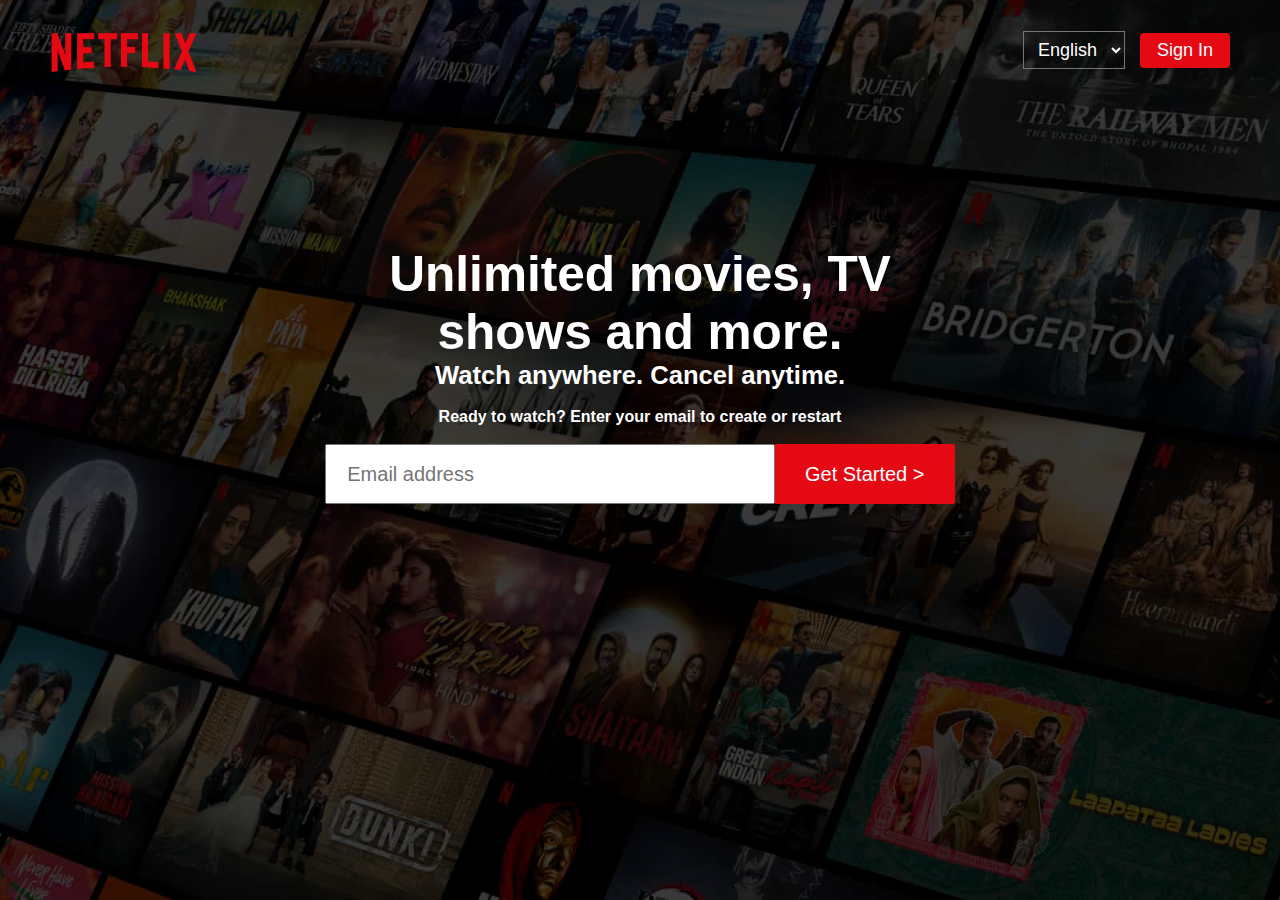
<file: Task 1/index.html>
<!DOCTYPE html>
<html lang="en">
<head>
    <meta charset="UTF-8">
    <meta name="viewport" content="width=device-width, initial-scale=1.0">
    <link rel="stylesheet" href="style.css">
    <title>Netflix India - Watch TV Shows Online, Watch Movies Online</title>
</head>
<body>
    <div class="container">
        <nav class="navbar">
            <div class="left">
                <img src="netflix-logo.png" alt="">
            </div>
            <div class="right">
                <select name="language" class="language">
                    <option value="English">English</option>
                    <option value="Hindi">Hindi</option>
                </select>
                <button><a href="#">Sign In</a></button>
            </div>
        </nav>
        <div class="tittle">
            <div class="content">
                <h1>Unlimited movies, TV shows and more.</h1>
                <h2>Watch anywhere. Cancel anytime.</h2>
                <form action="#">
                    <h3>Ready to watch? Enter your email to create or restart</h3>
                    <div class="email">
                        <input type="email" name="email" placeholder="Email address">
                        <button><a href="#">Get Started ></a></button>
                    </div>
                </form>
            </div>
        </div>
    </div>
</body>
</html>
</file>
<file: Task 1/style.css>
* {
    padding: 0;
    margin: 0;
    box-sizing: border-box;
}
body {
    width: 100%;
    height: 100%;
    color: white;
    background: black;
    font-family: 'Helvetica Neue',Helvetica,Arial,sans-serif;
}

.container::before {
    content: "";
    background: url(background\ image.jpg) no-repeat center center/cover;
    position: absolute;
    height: 100%;
    width: 100%;
    opacity: 0.3;
    z-index: -1;
}

.container .navbar {
    height: 100px;
    display: flex;
}

.container .navbar .left {
    height: 100%;
    display: flex;
    float: left;
}

.container .navbar .left img {
    height: 100px;
    position: absolute;
    left: 35px;
}

.container .navbar .right {
    display: flex;
    height: 100px;
    float: right;
    position: absolute;
    right: 50px;
}

.container .navbar .right .language {
    margin: auto;
    align-items: center;
    justify-content: center;
    font-size: 18px;
    padding: 7px 10px;
    color: white;
    background: none;
    cursor: pointer;
    margin-right: 15px;
}

.container .navbar .right .language option {
    border-color: gray;
    color: black;
}

.container .navbar .right button {
    margin: auto;
    align-items: center;
    justify-content: center;
    font-size: 18px;
    font-weight: 400;
    padding: 7px 17px;
    background: #e50914;
    cursor: pointer;
    outline: none;
    border-radius: 4px;
    border: none;
}

.container .navbar .right button a {
    text-decoration: none;
    color: white;
}

.container .tittle {
    padding: 70px 45px;
}

.container .tittle .content {
    width: 950px;
    margin: auto;
    padding: 75px 0;
    text-align: center;
}

.container .tittle .content h1 {
    width: 650px;
    margin: auto;
    text-align: center;
    font-size: 3.1rem;
}

.container .tittle .content h2 {
    width: 650px;
    margin: auto;
    font-size: 1.6rem;
    text-align: center;
}

.container .tittle .content form h3 {
    font-size: 1rem;
    margin: 18px 0;
    text-align: center;
}

.container .title .content form .email {
    width: 100px;
    margin: auto;
}

.container .tittle .content form .email input {
    height: 60px;
    width: 450px;
    margin: auto;
    padding: 20px;
    font-size: 20px;
    outline: none;
}

.container .tittle .content form .email button {
    margin: auto;
    height: 60px;
    width: 180px;
    align-items: center;
    justify-content: center;
    font-size: 20px;
    padding: 7px 17px;
    background: #e50914;
    cursor: pointer;
    outline: none;
    border-top-right-radius: 2px;
    border-bottom-right-radius: 2px;
    border: none;
    margin-left: -5px;
}

.container .tittle .content form .email button:hover{
    border-color: #f40612;
}

.container .tittle .content form .email button a {
    text-decoration: none;
    color: white;
}
</file>
